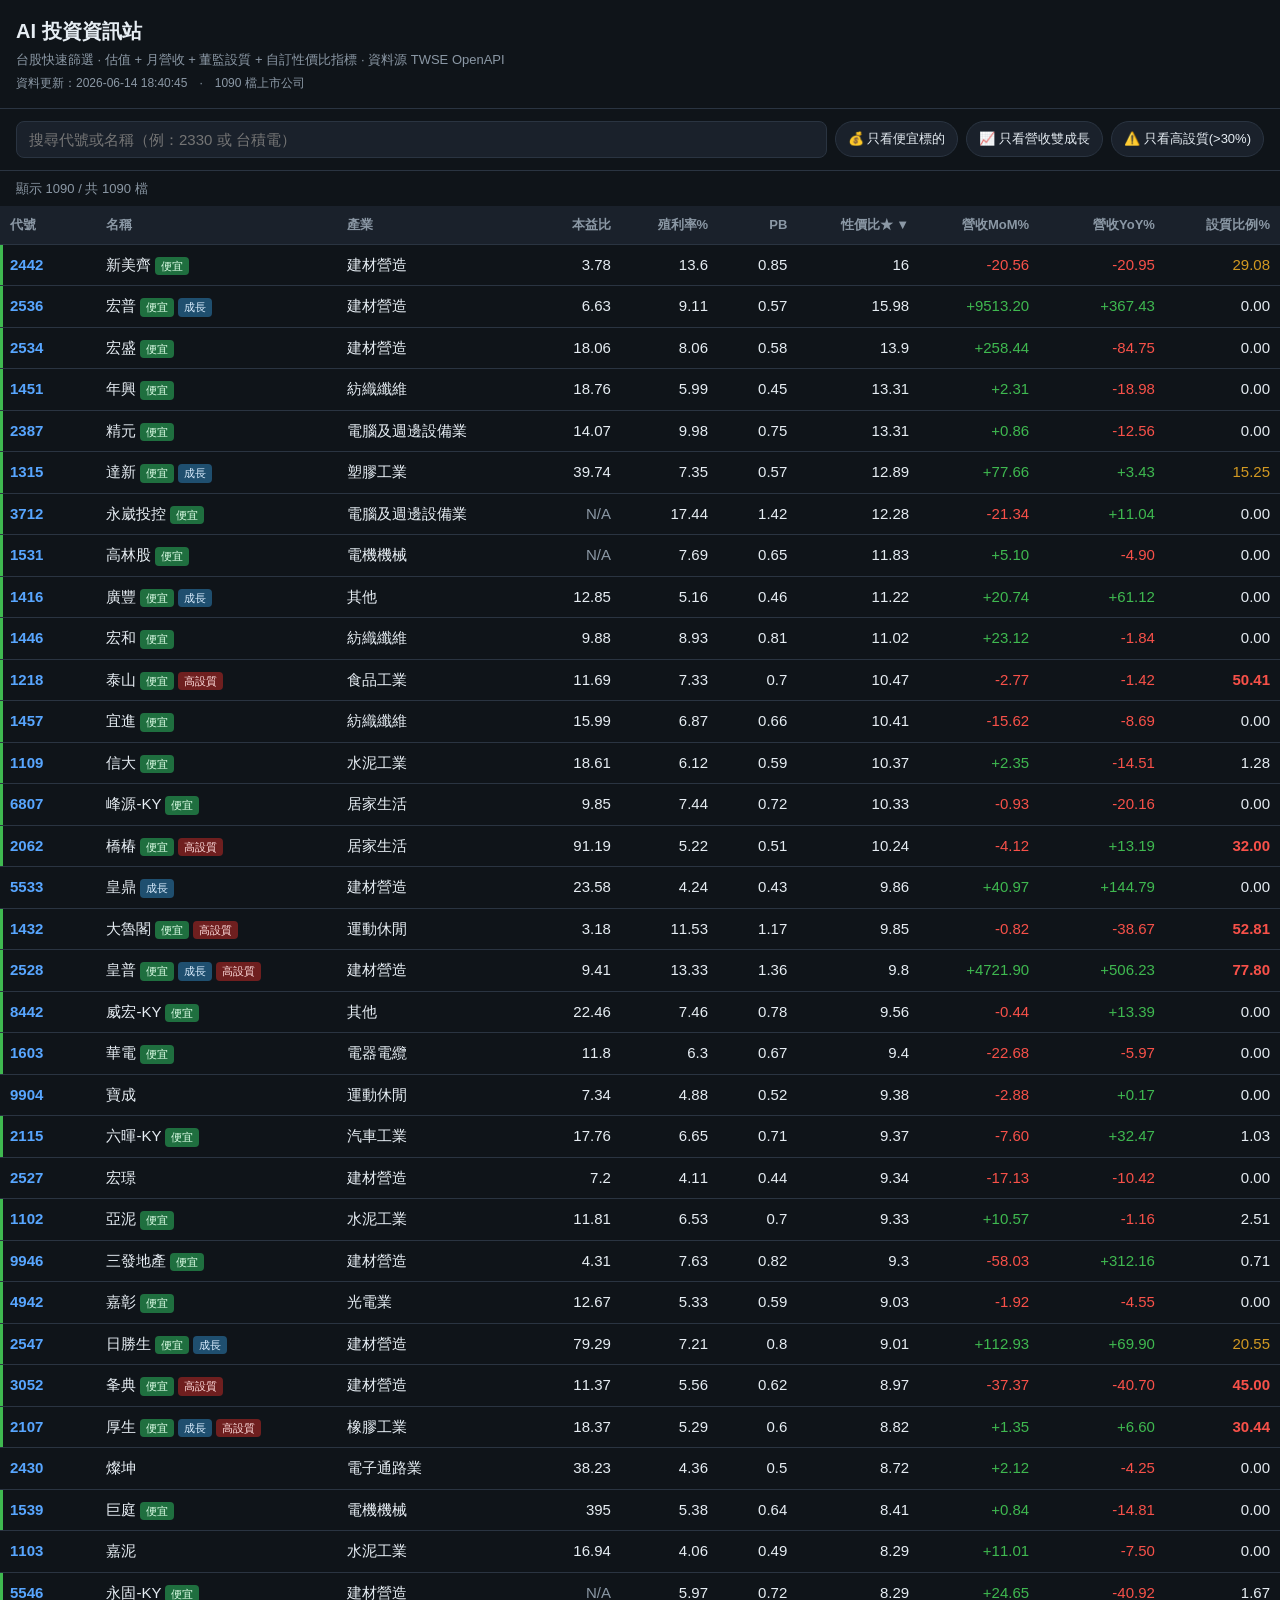
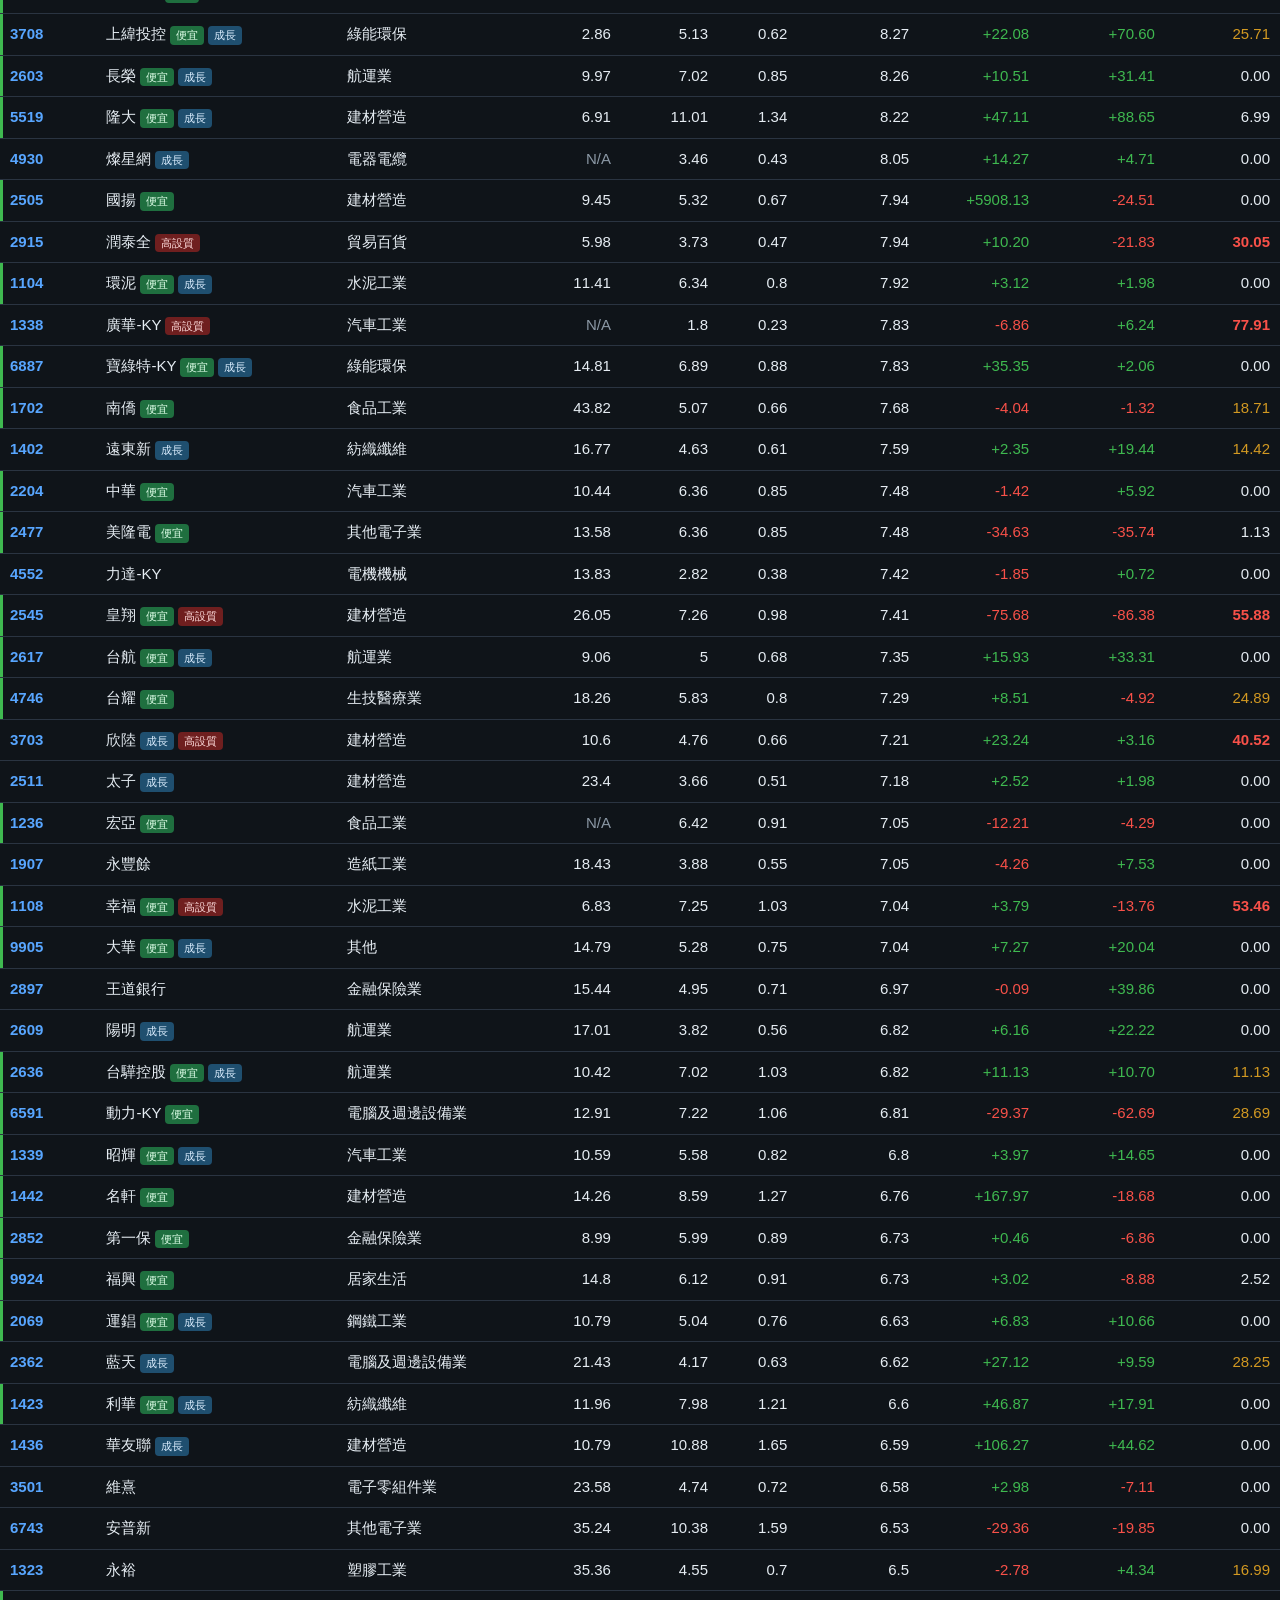
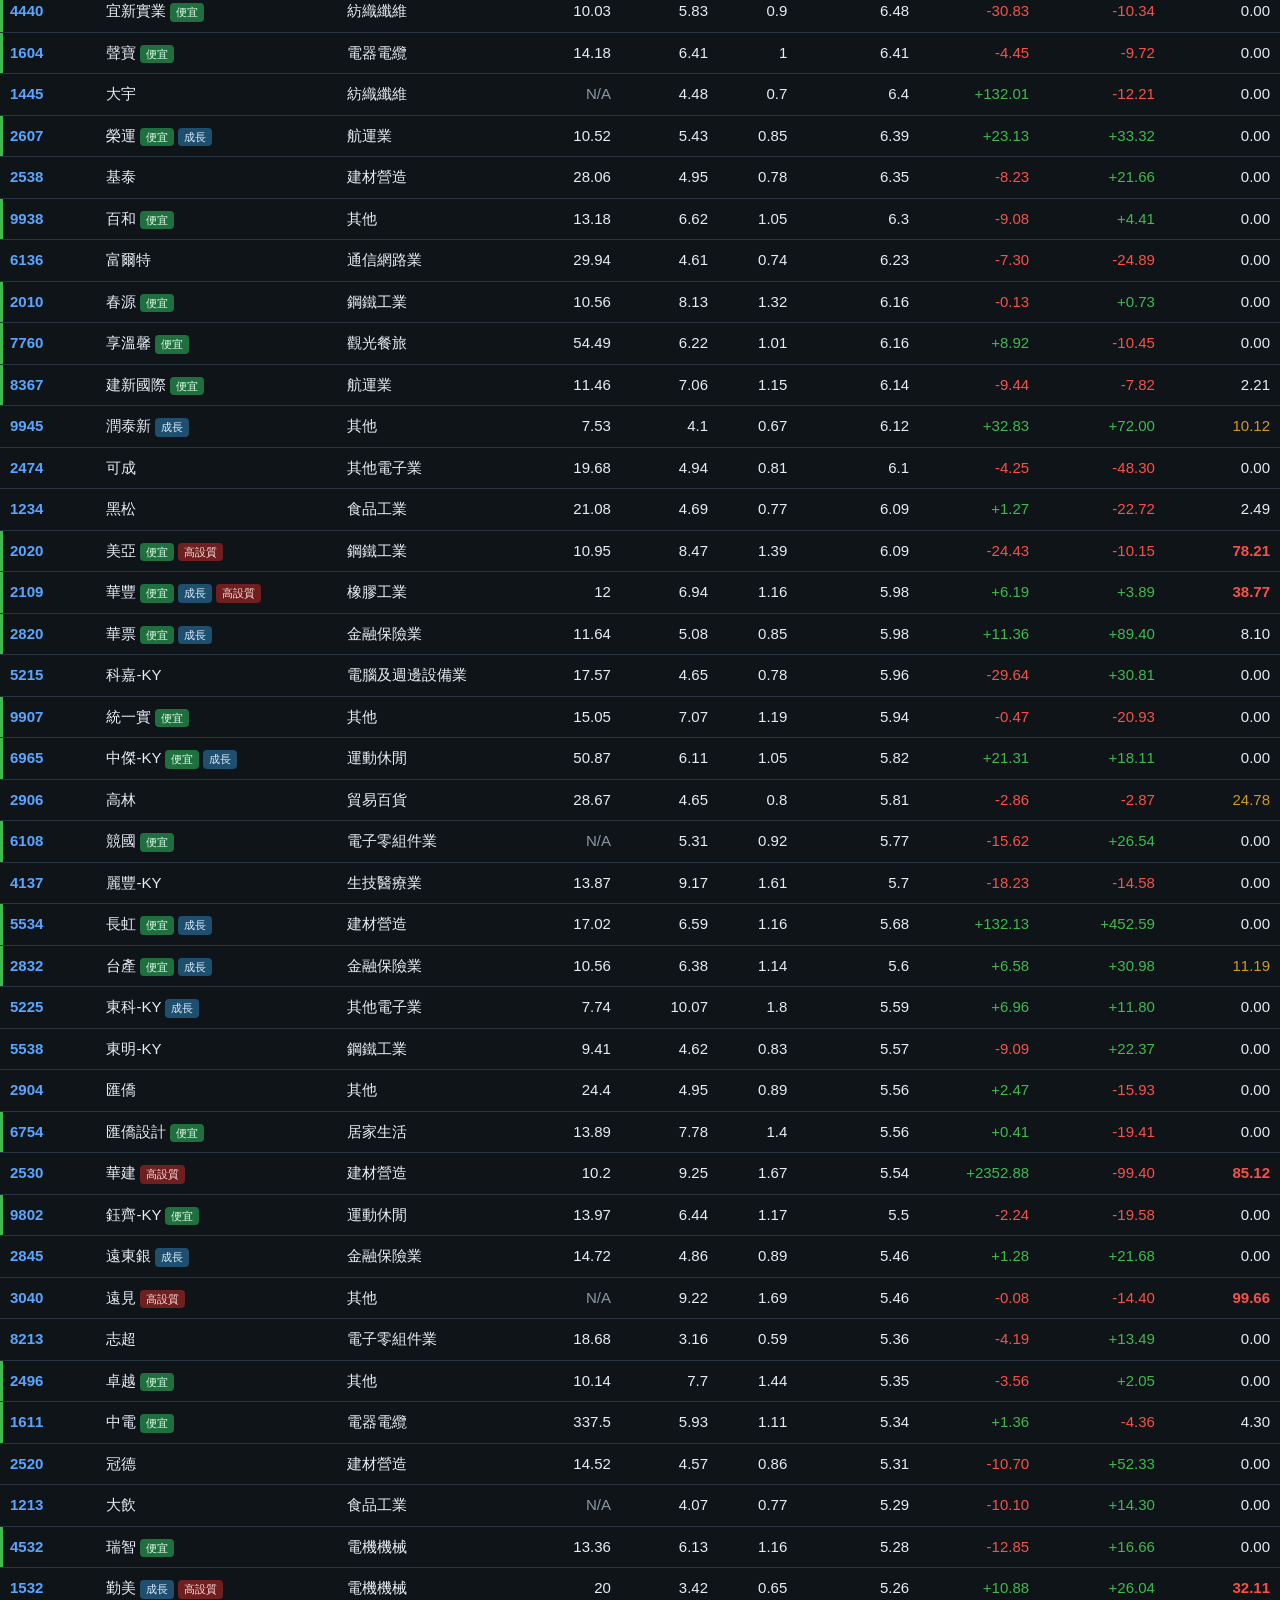
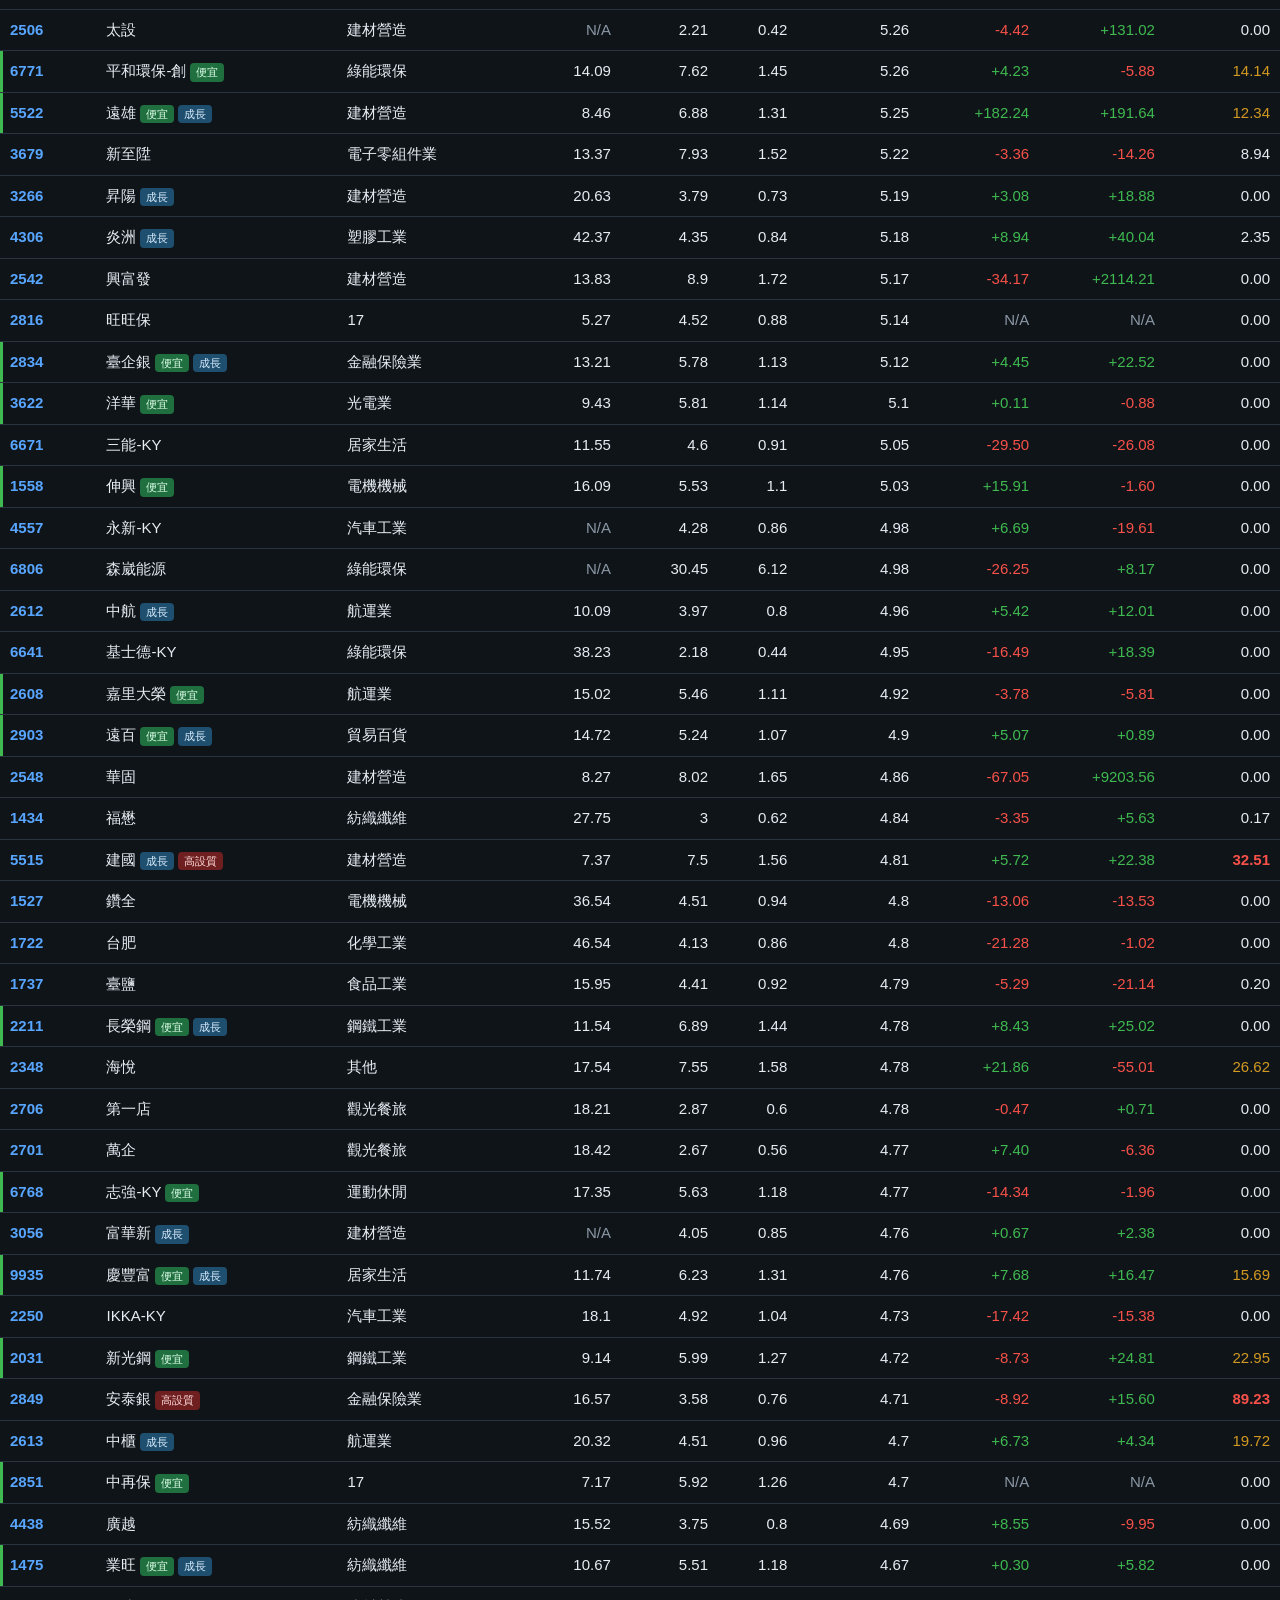
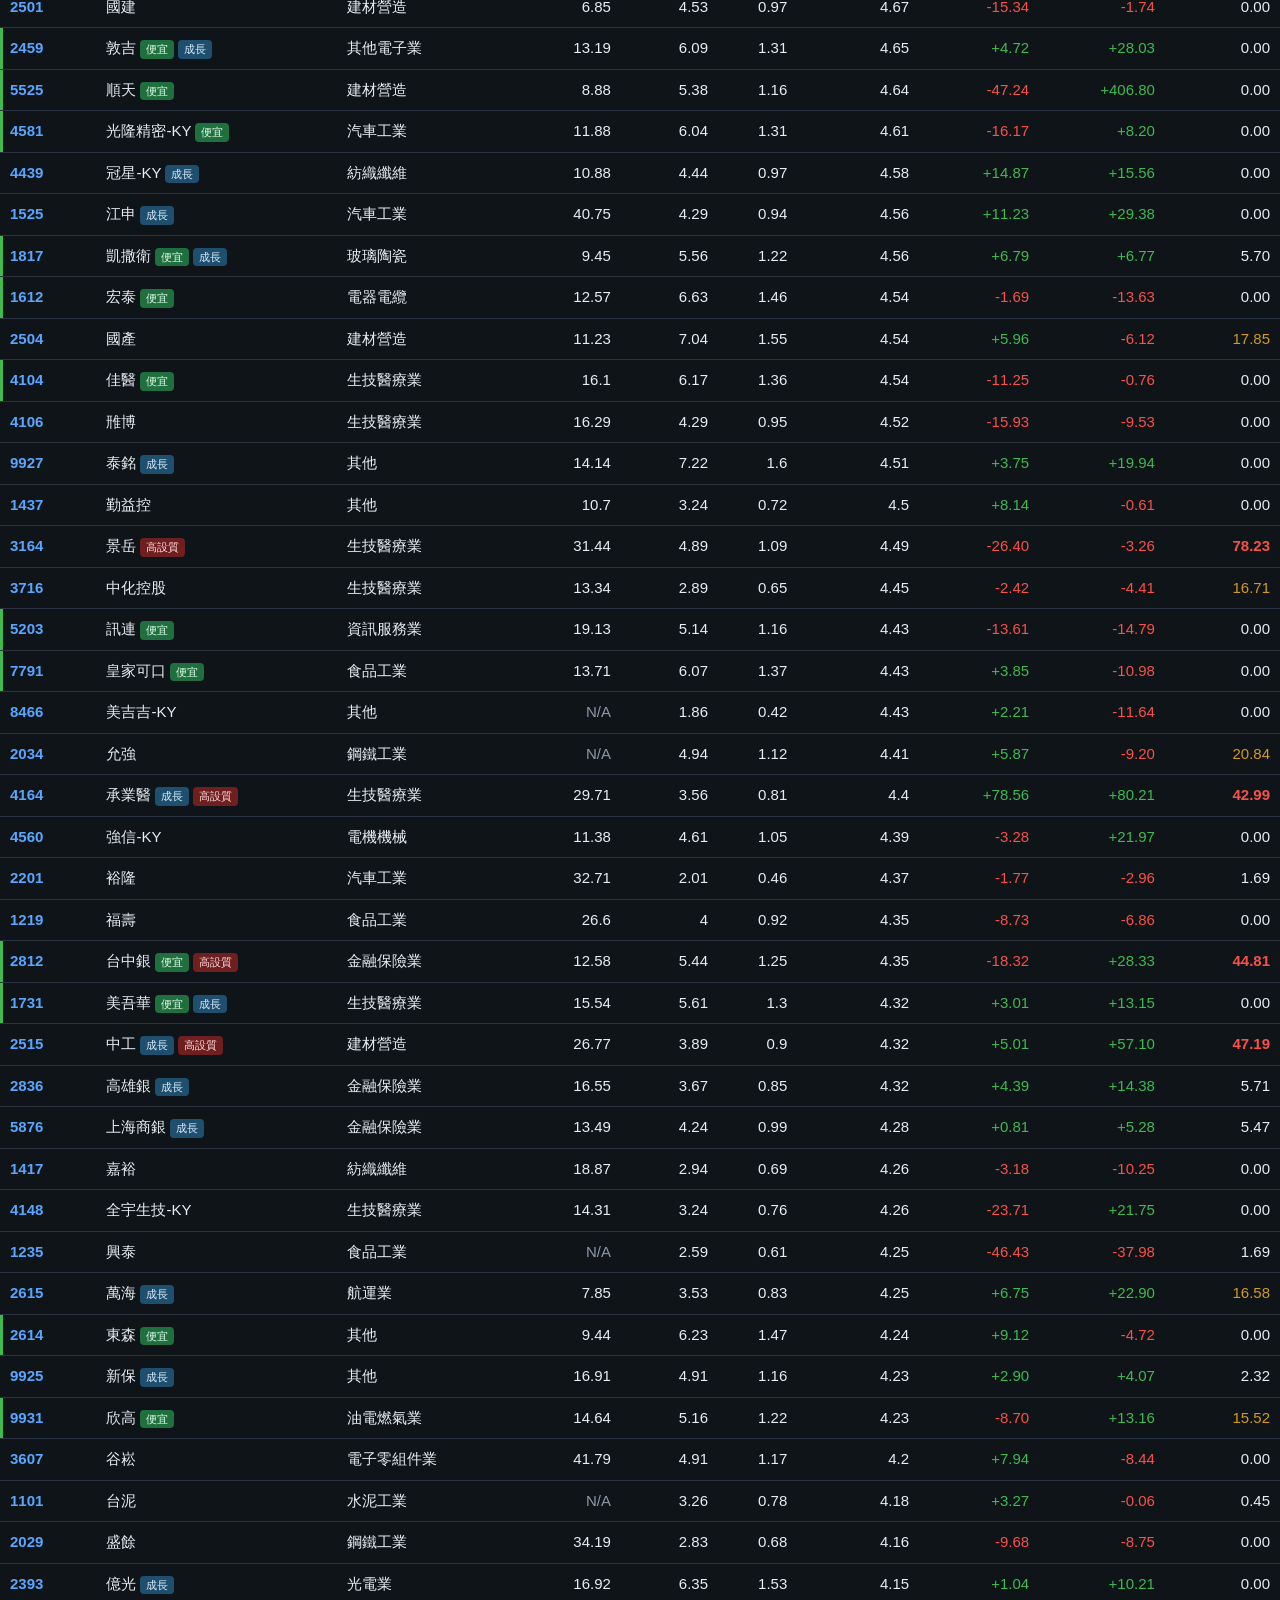
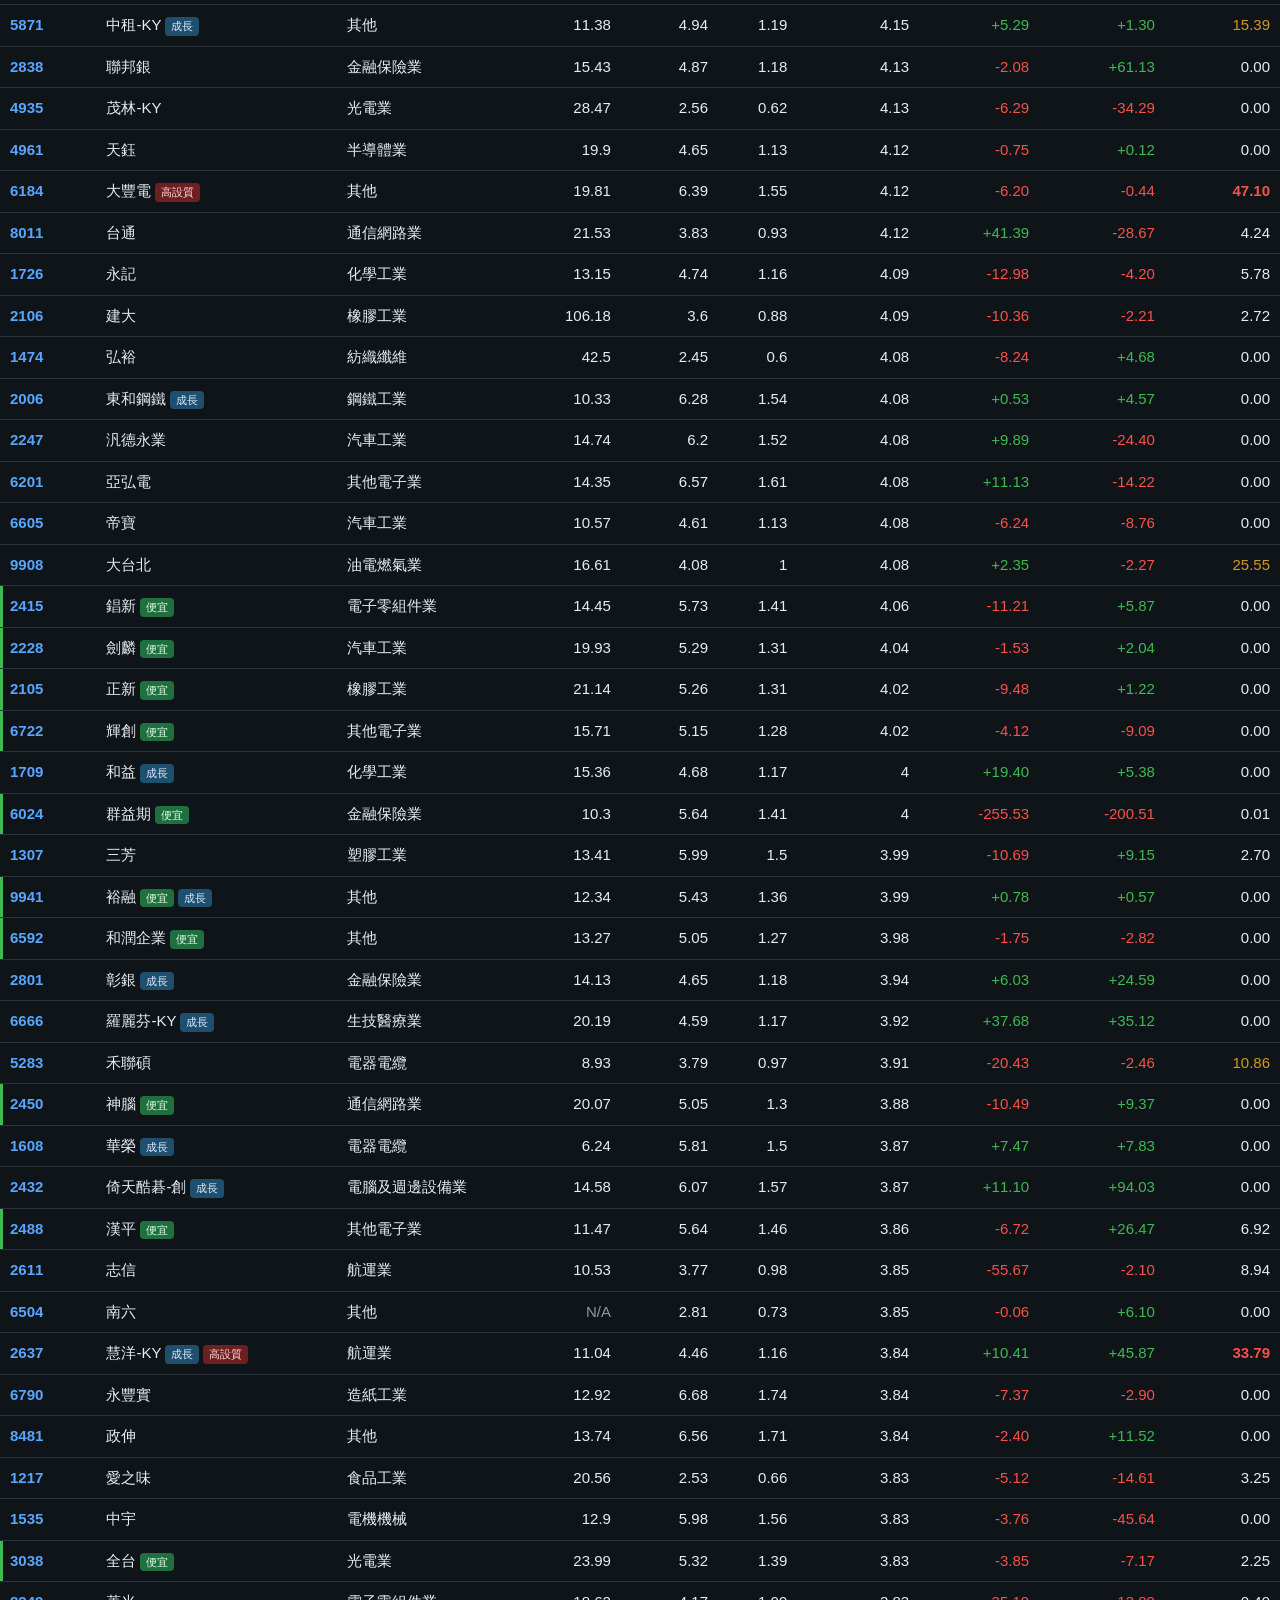
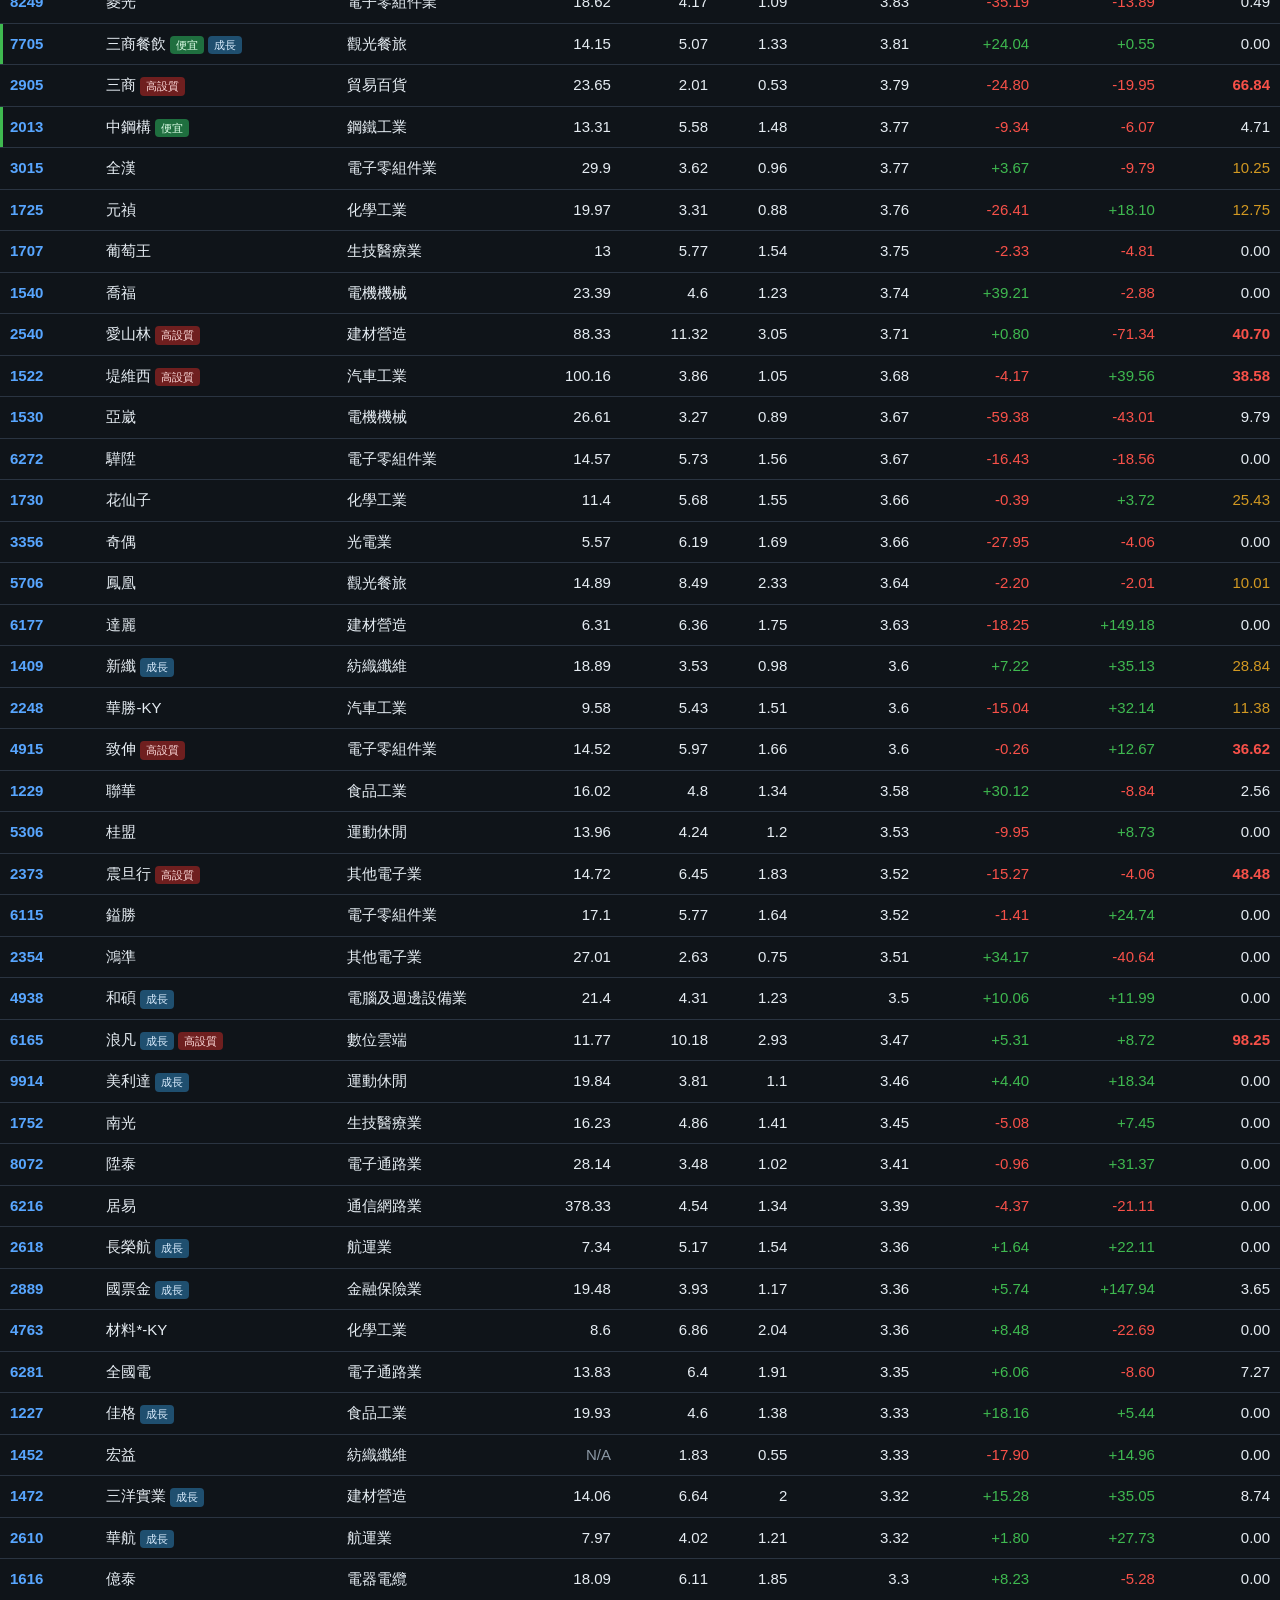
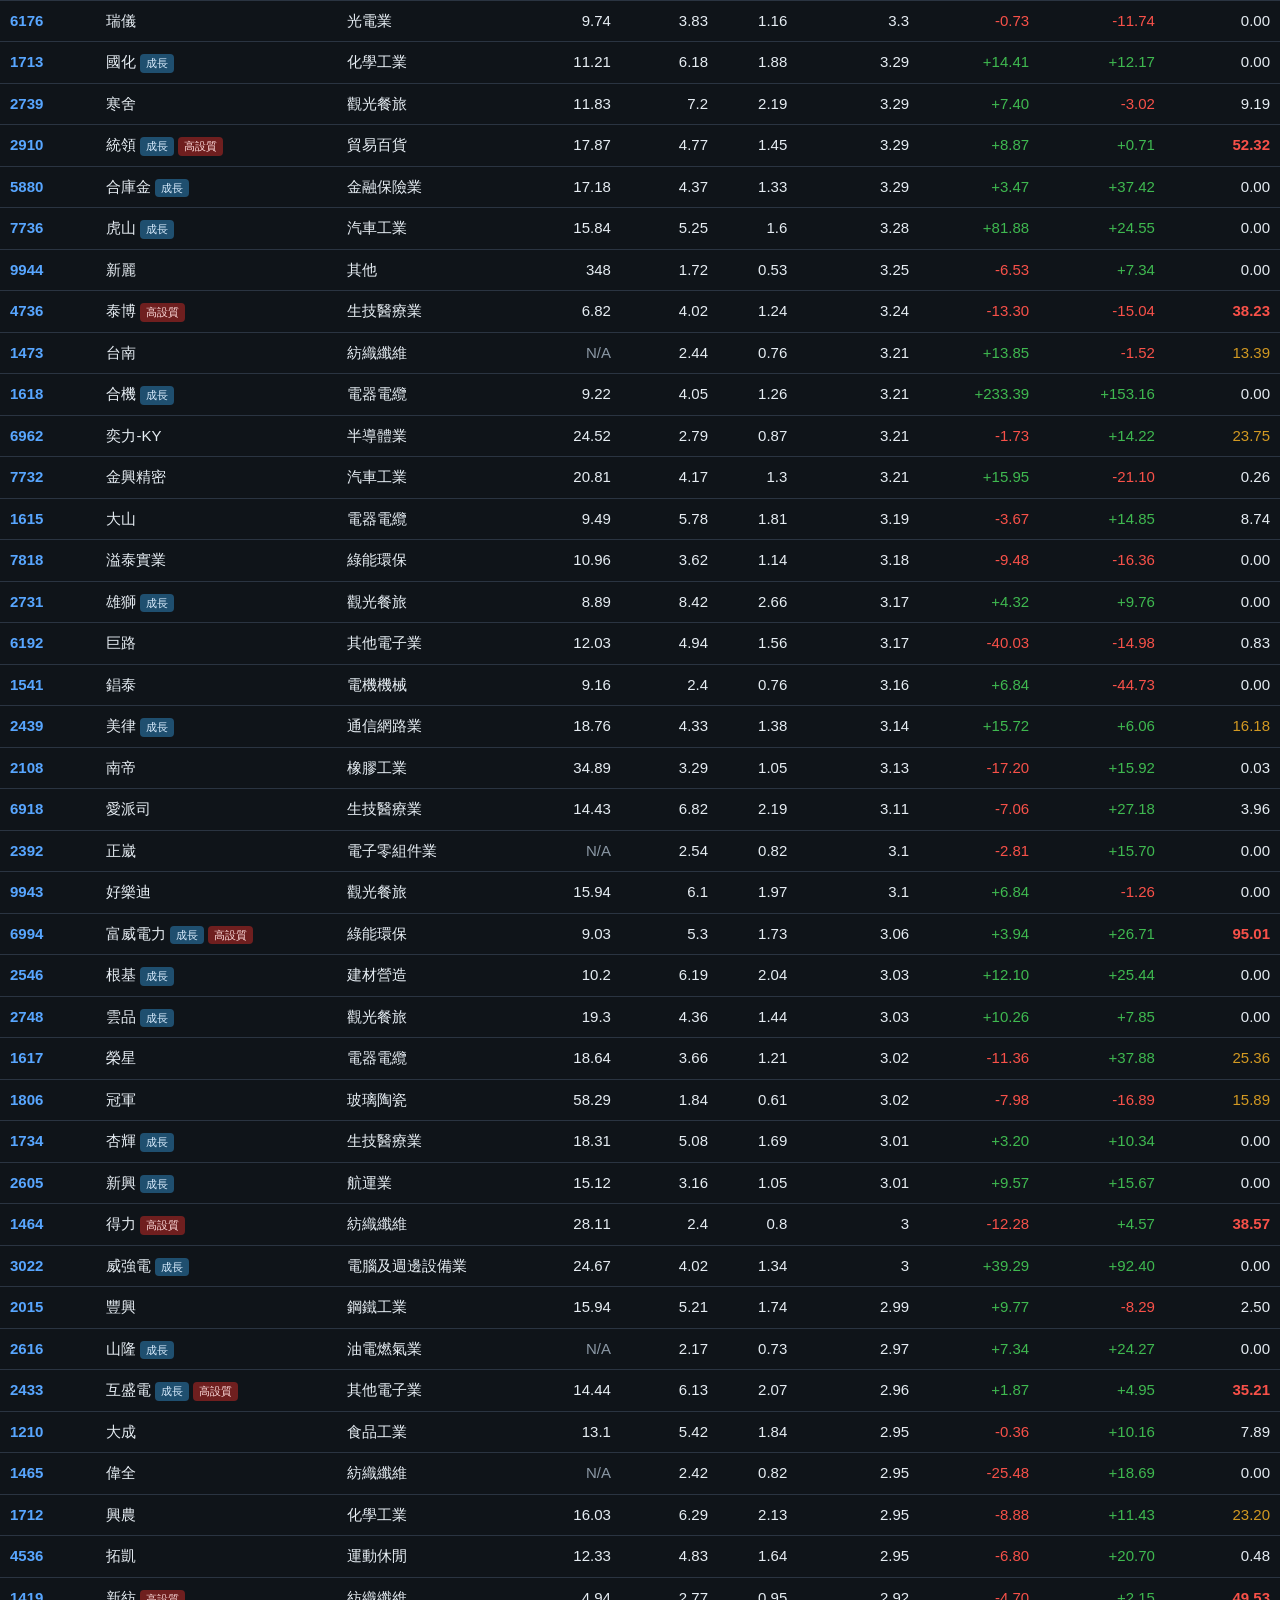
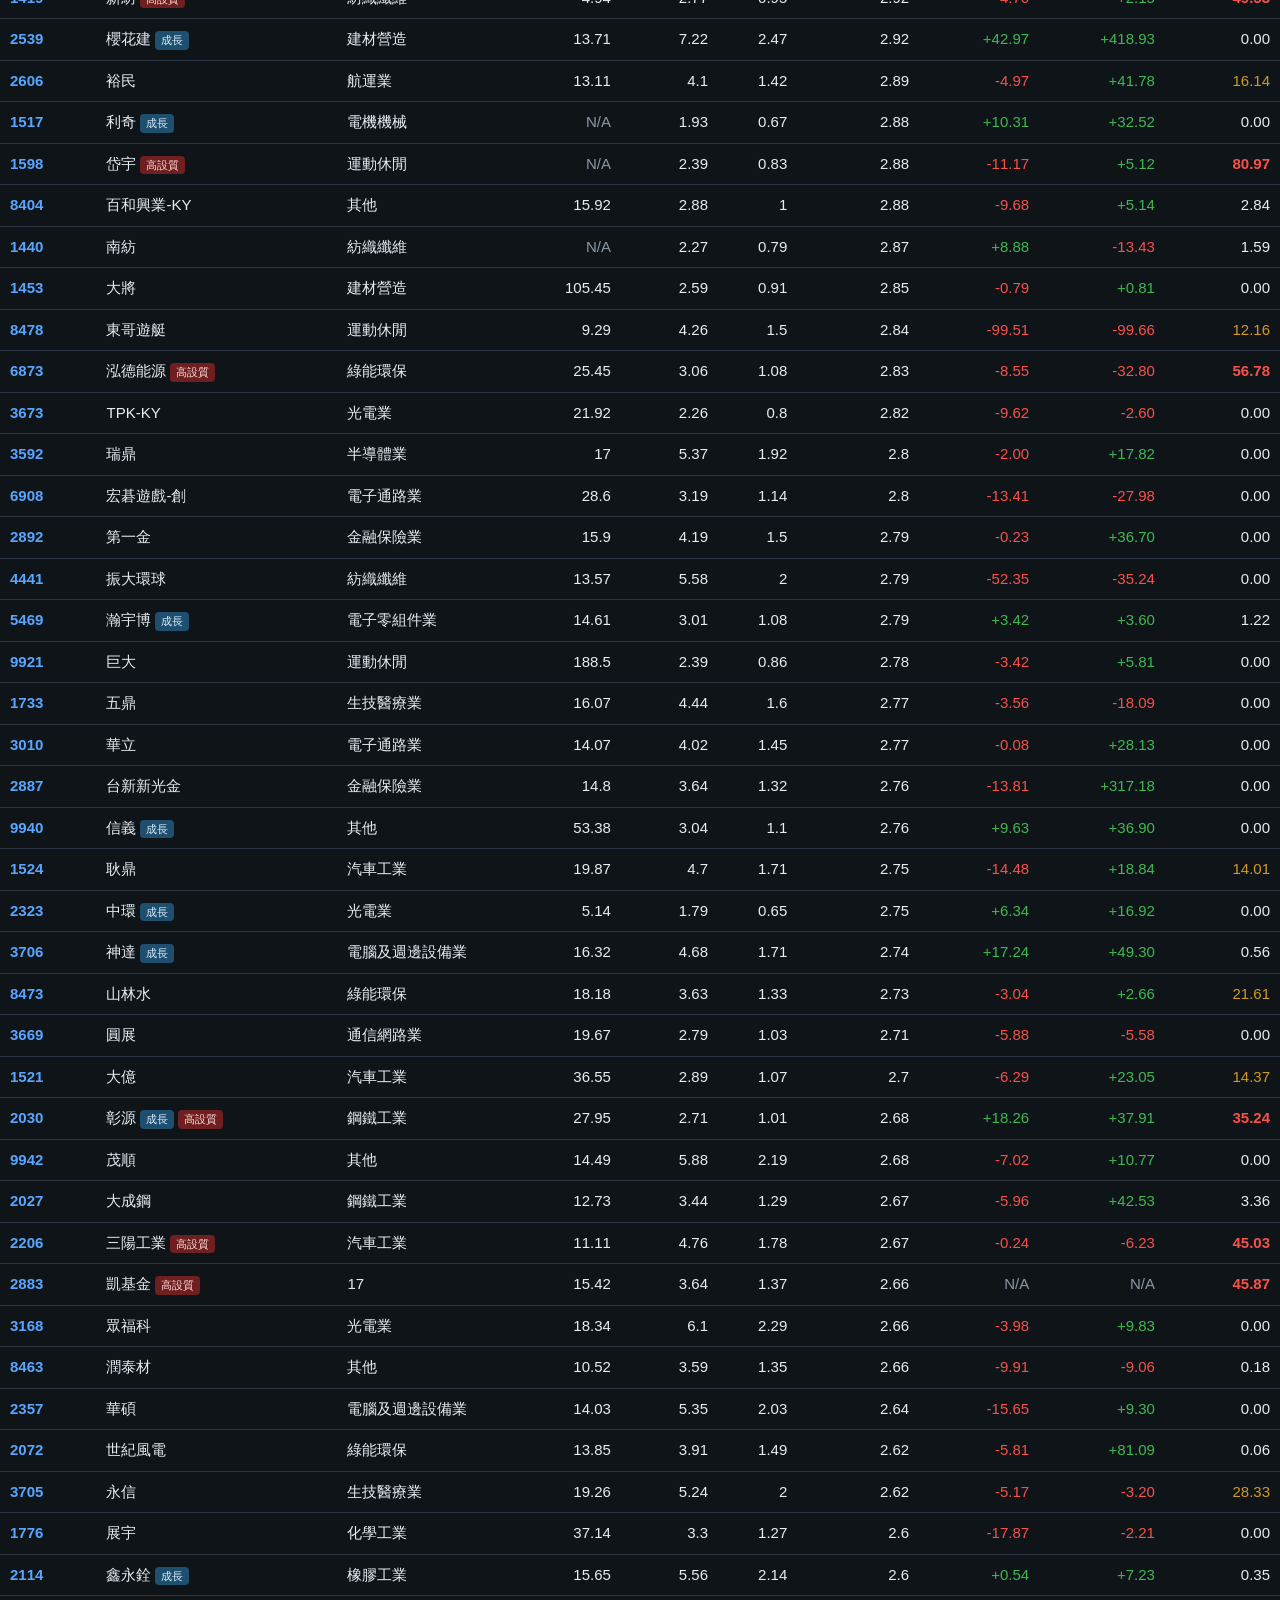
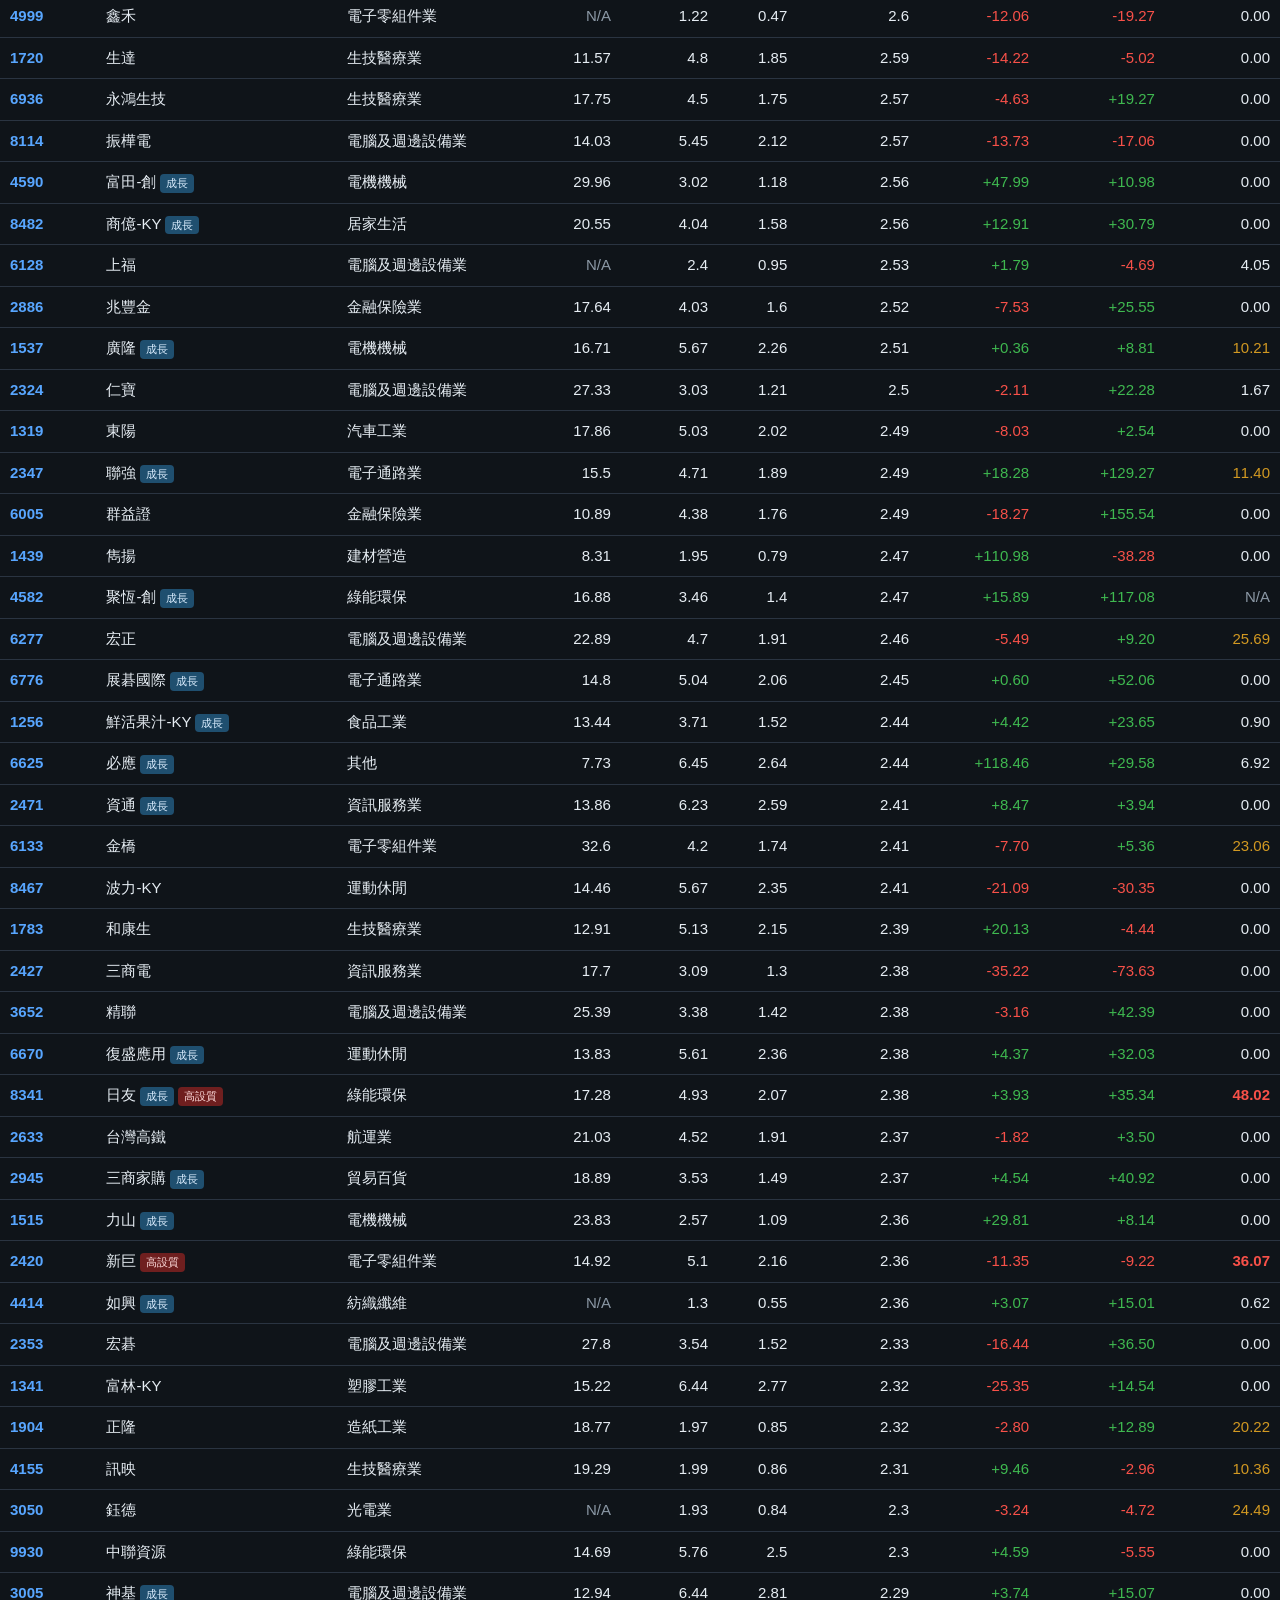
<file: yt_invest/tools/04-invest-station/index.html>
<!DOCTYPE html>
<html lang="zh-Hant">
<head>
<meta charset="UTF-8">
<meta name="viewport" content="width=device-width, initial-scale=1.0">
<title>AI 投資資訊站 — 台股快速篩選</title>
<style>
  :root{
    --bg:#0f1419; --card:#1a212b; --line:#2a3441; --txt:#e6edf3; --muted:#8b98a5;
    --green:#3fb950; --red:#f85149; --gold:#d29922; --blue:#58a6ff; --cheap:#1f6f3f; --grow:#1f4f6f;
  }
  *{box-sizing:border-box}
  body{margin:0;font-family:-apple-system,"PingFang TC","Microsoft JhengHei",sans-serif;
    background:var(--bg);color:var(--txt);font-size:15px;line-height:1.5}
  header{padding:16px;border-bottom:1px solid var(--line);position:sticky;top:0;background:var(--bg);z-index:10}
  h1{margin:0 0 4px;font-size:20px}
  .sub{color:var(--muted);font-size:13px}
  .updated{color:var(--muted);font-size:12px;margin-top:4px}
  .controls{padding:12px 16px;display:flex;flex-wrap:wrap;gap:8px;align-items:center;
    border-bottom:1px solid var(--line);position:sticky;top:73px;background:var(--bg);z-index:9}
  input[type=search]{flex:1;min-width:180px;padding:9px 12px;border-radius:8px;border:1px solid var(--line);
    background:var(--card);color:var(--txt);font-size:15px}
  .chip{padding:7px 12px;border-radius:20px;border:1px solid var(--line);background:var(--card);
    color:var(--txt);cursor:pointer;font-size:13px;user-select:none}
  .chip.on{background:var(--blue);color:#001;border-color:var(--blue);font-weight:600}
  .stats{padding:8px 16px;color:var(--muted);font-size:13px}
  .tbl-wrap{overflow-x:auto;-webkit-overflow-scrolling:touch}
  table{border-collapse:collapse;width:100%;min-width:760px}
  th,td{padding:9px 10px;text-align:right;white-space:nowrap;border-bottom:1px solid var(--line)}
  th{position:sticky;top:0;background:var(--card);cursor:pointer;user-select:none;font-size:13px;color:var(--muted)}
  th:hover{color:var(--txt)}
  th.asc::after{content:" ▲"} th.desc::after{content:" ▼"}
  td.l,th.l{text-align:left}
  tbody tr:hover{background:#202833}
  tr.cheap{box-shadow:inset 3px 0 0 var(--green)}
  tr.grow td.mom,tr.grow td.yoy{color:var(--green)}
  .pos{color:var(--green)} .neg{color:var(--red)}
  .code{color:var(--blue);font-weight:600}
  .tag{display:inline-block;padding:1px 6px;border-radius:4px;font-size:11px;margin-left:4px}
  .tag.c{background:var(--cheap);color:#dfffe9}
  .tag.g{background:var(--grow);color:#dbeeff}
  .tag.p{background:#6f1f1f;color:#ffdede}
  td.pledge.hi{color:var(--red);font-weight:700}
  td.pledge.mid{color:var(--gold)}
  .na{color:var(--muted)}
  .note{padding:14px 16px;color:var(--muted);font-size:12px;border-top:1px solid var(--line);line-height:1.7}
  .note b{color:var(--gold)}
  .err{padding:24px 16px;color:var(--red)}
  @media(max-width:600px){
    header{padding:12px} h1{font-size:17px}
    th,td{padding:7px 8px;font-size:13px}
    .controls{top:64px}
  }
</style>
</head>
<body>
<header>
  <h1>AI 投資資訊站</h1>
  <div class="sub">台股快速篩選 · 估值 + 月營收 + 董監設質 + 自訂性價比指標 · 資料源 TWSE OpenAPI</div>
  <div class="updated" id="updated"></div>
</header>

<div class="controls">
  <input type="search" id="q" placeholder="搜尋代號或名稱（例：2330 或 台積電）" autocomplete="off">
  <span class="chip" id="f-cheap">💰 只看便宜標的</span>
  <span class="chip" id="f-grow">📈 只看營收雙成長</span>
  <span class="chip" id="f-pledge">⚠️ 只看高設質(&gt;30%)</span>
</div>
<div class="stats" id="stats"></div>

<div class="tbl-wrap">
  <table id="tbl">
    <thead>
      <tr>
        <th class="l" data-k="code">代號</th>
        <th class="l" data-k="name">名稱</th>
        <th class="l" data-k="industry">產業</th>
        <th data-k="pe_ratio">本益比</th>
        <th data-k="dividend_yield">殖利率%</th>
        <th data-k="pb_ratio">PB</th>
        <th data-k="value_score" title="殖利率/PB，越高越划算">性價比★</th>
        <th data-k="rev_mom_pct">營收MoM%</th>
        <th data-k="rev_yoy_pct">營收YoY%</th>
        <th data-k="insider_pledge_ratio" title="董監/內部人設質股數 ÷ 持股，>30% 警示｜TWSE t187ap11_L">設質比例%</th>
      </tr>
    </thead>
    <tbody id="rows"></tbody>
  </table>
</div>

<div class="note" id="note">
  <b>籌碼資料狀態：</b>
  <span style="color:var(--green)">✅ 董監/內部人持股 + 設質比例 — 已接 TWSE t187ap11_L（真實資料）</span>；
  <b>CB 可轉換公司債轉換</b> — TWSE 無純公開端點（TWT53U 含 ETF 等一般證券），本站<b>不造假</b>，
  該欄一律標 N/A，待日後另接公開或付費資料源。<br>
  指標定義：性價比★ = 殖利率% ÷ PB（越高越划算）；便宜標的 = PB&lt;1.5 且 殖利率≥5%；
  營收雙成長 = MoM% 與 YoY% 皆 &gt;0；
  設質比例% = 全公司內部人設質股數 ÷ 目前持股加總，<b>&gt;30% 標紅警示</b>（籌碼/質押風險）。
  本站僅供研究參考，非投資建議。
</div>

<script>
let DATA = [], sortKey = "value_score", sortDir = -1;
const fCheap = {on:false}, fGrow = {on:false}, fPledge = {on:false};
const pledgeCell = (v) => {
  if(v===null||v===undefined) return ['<span class="na">N/A</span>',''];
  const cls = v>30?'hi':v>=10?'mid':'';
  return [`${Number(v).toFixed(2)}`, cls];
};

const num = (v, d=2) => v===null||v===undefined ? '<span class="na">N/A</span>'
  : Number(v).toLocaleString('en-US',{minimumFractionDigits:0,maximumFractionDigits:d});
const signed = (v) => {
  if(v===null||v===undefined) return '<span class="na">N/A</span>';
  const cls = v>0?'pos':v<0?'neg':'';
  return `<span class="${cls}">${v>0?'+':''}${Number(v).toFixed(2)}</span>`;
};

function render(){
  const q = document.getElementById('q').value.trim().toLowerCase();
  let list = DATA.filter(r=>{
    if(fCheap.on && !r.is_cheap) return false;
    if(fGrow.on && !r.is_growing) return false;
    if(fPledge.on && !r.is_high_pledge) return false;
    if(q){
      return (r.code||'').toLowerCase().includes(q) || (r.name||'').toLowerCase().includes(q);
    }
    return true;
  });
  list.sort((a,b)=>{
    let x=a[sortKey], y=b[sortKey];
    const xn=x===null||x===undefined, yn=y===null||y===undefined;
    if(xn&&yn) return 0; if(xn) return 1; if(yn) return -1; // N/A 永遠殿後
    if(typeof x==='string') return sortDir*x.localeCompare(y,'zh-Hant');
    return sortDir*(x-y);
  });

  const tb = document.getElementById('rows');
  tb.innerHTML = list.map(r=>{
    const cls = (r.is_cheap?'cheap ':'') + (r.is_growing?'grow':'');
    const tags = (r.is_cheap?'<span class="tag c">便宜</span>':'')
               + (r.is_growing?'<span class="tag g">成長</span>':'')
               + (r.is_high_pledge?'<span class="tag p">高設質</span>':'');
    const [pTxt, pCls] = pledgeCell(r.insider_pledge_ratio);
    return `<tr class="${cls}">
      <td class="l"><span class="code">${r.code}</span></td>
      <td class="l">${r.name||''}${tags}</td>
      <td class="l">${r.industry||'<span class=na>—</span>'}</td>
      <td>${num(r.pe_ratio)}</td>
      <td>${num(r.dividend_yield)}</td>
      <td>${num(r.pb_ratio)}</td>
      <td>${num(r.value_score)}</td>
      <td class="mom">${signed(r.rev_mom_pct)}</td>
      <td class="yoy">${signed(r.rev_yoy_pct)}</td>
      <td class="pledge ${pCls}">${pTxt}</td>
    </tr>`;
  }).join('');

  document.getElementById('stats').textContent =
    `顯示 ${list.length} / 共 ${DATA.length} 檔`;
  document.querySelectorAll('th').forEach(th=>{
    th.classList.remove('asc','desc');
    if(th.dataset.k===sortKey) th.classList.add(sortDir>0?'asc':'desc');
  });
}

function bind(){
  document.getElementById('q').addEventListener('input', render);
  document.querySelectorAll('th').forEach(th=>th.addEventListener('click',()=>{
    const k=th.dataset.k;
    if(sortKey===k) sortDir=-sortDir;
    else {sortKey=k; sortDir = (k==='code'||k==='name'||k==='industry')?1:-1;}
    render();
  }));
  const tc=document.getElementById('f-cheap'), tg=document.getElementById('f-grow'), tp=document.getElementById('f-pledge');
  tc.addEventListener('click',()=>{fCheap.on=!fCheap.on; tc.classList.toggle('on',fCheap.on); render();});
  tg.addEventListener('click',()=>{fGrow.on=!fGrow.on; tg.classList.toggle('on',fGrow.on); render();});
  tp.addEventListener('click',()=>{fPledge.on=!fPledge.on; tp.classList.toggle('on',fPledge.on); render();});
}

fetch('./data.json')
  .then(r=>{ if(!r.ok) throw new Error('HTTP '+r.status); return r.json(); })
  .then(d=>{
    DATA=d;
    const upd = d.length && d[0].updated_at ? d[0].updated_at : '';
    document.getElementById('updated').textContent =
      `資料更新：${upd}　·　${d.length} 檔上市公司`;
    bind(); render();
  })
  .catch(e=>{
    document.querySelector('.tbl-wrap').innerHTML =
      `<div class="err">無法載入 data.json：${e.message}<br>
       請先執行 <code>python3 ingest.py</code> 產生資料，
       並用 <code>python3 -m http.server</code> 開啟本頁（直接雙擊 file:// 可能被瀏覽器 CORS 擋）。</div>`;
  });
</script>
</body>
</html>
</file>
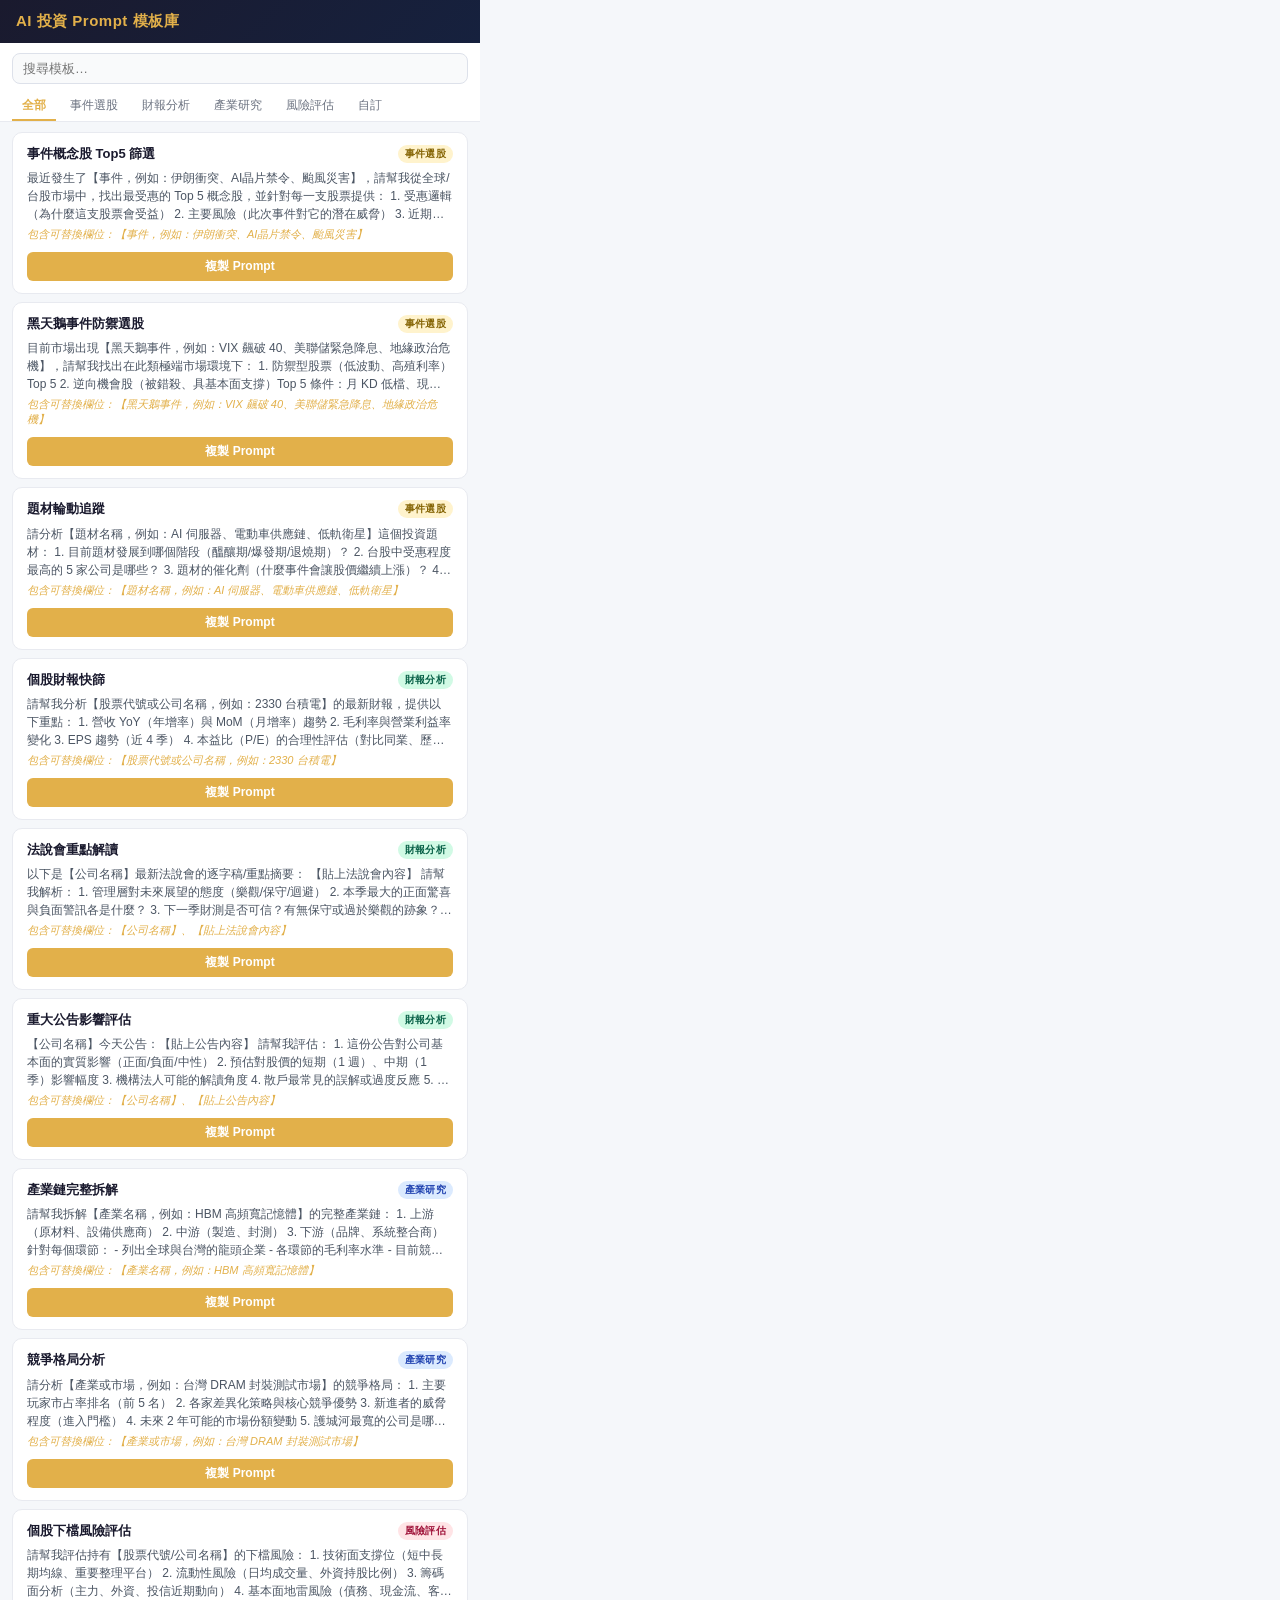
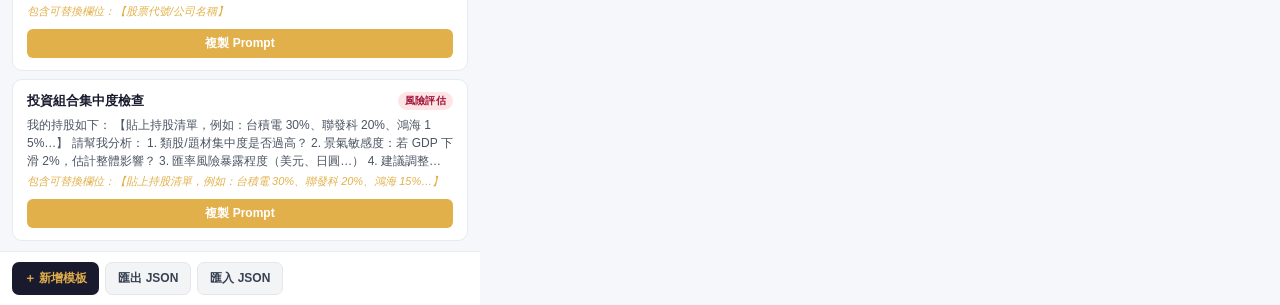
<file: yt_invest/tools/01-prompt-extension/popup.html>
<!DOCTYPE html>
<html lang="zh-TW">
<head>
  <meta charset="UTF-8" />
  <meta name="viewport" content="width=device-width, initial-scale=1.0" />
  <title>AI 投資 Prompt 模板庫</title>
  <link rel="stylesheet" href="popup.css" />
</head>
<body>
  <div id="app">
    <!-- 頂部標題列 -->
    <header>
      <h1>AI 投資 Prompt 模板庫</h1>
    </header>

    <!-- 搜尋與分類篩選 -->
    <div class="toolbar">
      <input
        type="text"
        id="searchInput"
        placeholder="搜尋模板…"
        autocomplete="off"
      />
      <div class="category-tabs" id="categoryTabs">
        <button class="tab active" data-cat="all">全部</button>
        <button class="tab" data-cat="事件選股">事件選股</button>
        <button class="tab" data-cat="財報分析">財報分析</button>
        <button class="tab" data-cat="產業研究">產業研究</button>
        <button class="tab" data-cat="風險評估">風險評估</button>
        <button class="tab" data-cat="自訂">自訂</button>
      </div>
    </div>

    <!-- 模板列表 -->
    <div id="templateList" class="template-list"></div>

    <!-- 底部工具列 -->
    <footer>
      <button id="btnAddTemplate" class="btn btn-primary">＋ 新增模板</button>
      <button id="btnExport" class="btn btn-secondary">匯出 JSON</button>
      <button id="btnImportTrigger" class="btn btn-secondary">匯入 JSON</button>
      <input type="file" id="importFileInput" accept=".json" style="display:none" />
    </footer>

    <!-- 新增模板 Modal -->
    <div id="modalOverlay" class="modal-overlay hidden">
      <div class="modal">
        <h2 id="modalTitle">新增模板</h2>
        <label>標題
          <input type="text" id="formTitle" placeholder="模板名稱" />
        </label>
        <label>分類
          <select id="formCategory">
            <option value="事件選股">事件選股</option>
            <option value="財報分析">財報分析</option>
            <option value="產業研究">產業研究</option>
            <option value="風險評估">風險評估</option>
            <option value="自訂">自訂</option>
          </select>
        </label>
        <label>內容（用【佔位符】標記可替換欄位）
          <textarea id="formContent" rows="6" placeholder="在此輸入 Prompt 內容，用【佔位符】標記可替換欄位…"></textarea>
        </label>
        <div class="modal-actions">
          <button id="btnSaveTemplate" class="btn btn-primary">儲存</button>
          <button id="btnCancelModal" class="btn btn-secondary">取消</button>
        </div>
      </div>
    </div>

    <!-- Toast 通知 -->
    <div id="toast" class="toast hidden"></div>
  </div>

  <script src="popup.js"></script>
</body>
</html>
</file>
<file: yt_invest/tools/01-prompt-extension/popup.css>
/* ===== Reset & Base ===== */
*, *::before, *::after {
  box-sizing: border-box;
  margin: 0;
  padding: 0;
}

body {
  font-family: -apple-system, BlinkMacSystemFont, "Segoe UI", "PingFang TC",
    "Microsoft JhengHei", sans-serif;
  font-size: 13px;
  background: #f5f7fa;
  color: #1a1a2e;
  width: 480px;
  min-height: 540px;
  max-height: 620px;
  overflow: hidden;
  display: flex;
  flex-direction: column;
}

#app {
  display: flex;
  flex-direction: column;
  height: 100%;
}

/* ===== Header ===== */
header {
  background: linear-gradient(135deg, #1a1a2e 0%, #16213e 100%);
  padding: 12px 16px;
  flex-shrink: 0;
}

header h1 {
  color: #e2b04a;
  font-size: 15px;
  font-weight: 700;
  letter-spacing: 0.5px;
}

/* ===== Toolbar ===== */
.toolbar {
  background: #fff;
  padding: 10px 12px 0;
  border-bottom: 1px solid #e8eaf0;
  flex-shrink: 0;
}

#searchInput {
  width: 100%;
  padding: 7px 10px;
  border: 1.5px solid #dde1ea;
  border-radius: 8px;
  font-size: 13px;
  outline: none;
  transition: border-color 0.2s;
  margin-bottom: 8px;
  background: #f9fafb;
}

#searchInput:focus {
  border-color: #e2b04a;
  background: #fff;
}

.category-tabs {
  display: flex;
  gap: 4px;
  overflow-x: auto;
  padding-bottom: 0;
  scrollbar-width: none;
}

.category-tabs::-webkit-scrollbar {
  display: none;
}

.tab {
  flex-shrink: 0;
  padding: 5px 10px;
  border: none;
  background: none;
  cursor: pointer;
  font-size: 12px;
  color: #6b7280;
  border-bottom: 2px solid transparent;
  transition: all 0.2s;
  white-space: nowrap;
}

.tab:hover {
  color: #e2b04a;
}

.tab.active {
  color: #e2b04a;
  border-bottom-color: #e2b04a;
  font-weight: 600;
}

/* ===== Template List ===== */
.template-list {
  flex: 1;
  overflow-y: auto;
  padding: 10px 12px;
  display: flex;
  flex-direction: column;
  gap: 8px;
  scrollbar-width: thin;
  scrollbar-color: #dde1ea transparent;
}

.template-list::-webkit-scrollbar {
  width: 4px;
}

.template-list::-webkit-scrollbar-thumb {
  background: #dde1ea;
  border-radius: 2px;
}

/* ===== Template Card ===== */
.card {
  background: #fff;
  border-radius: 10px;
  padding: 12px 14px;
  border: 1.5px solid #e8eaf0;
  transition: border-color 0.2s, box-shadow 0.2s;
}

.card:hover {
  border-color: #e2b04a;
  box-shadow: 0 2px 8px rgba(226, 176, 74, 0.12);
}

.card-header {
  display: flex;
  align-items: flex-start;
  justify-content: space-between;
  gap: 8px;
  margin-bottom: 6px;
}

.card-title {
  font-size: 13px;
  font-weight: 600;
  color: #1a1a2e;
  flex: 1;
  line-height: 1.4;
}

.card-badge {
  flex-shrink: 0;
  font-size: 10px;
  padding: 2px 7px;
  border-radius: 20px;
  font-weight: 600;
  letter-spacing: 0.3px;
}

.badge-事件選股  { background: #fff3cd; color: #856404; }
.badge-財報分析  { background: #d1fae5; color: #065f46; }
.badge-產業研究  { background: #dbeafe; color: #1e40af; }
.badge-風險評估  { background: #ffe4e6; color: #9f1239; }
.badge-自訂      { background: #f3e8ff; color: #6b21a8; }

.card-content {
  font-size: 12px;
  color: #4b5563;
  line-height: 1.5;
  max-height: 56px;
  overflow: hidden;
  display: -webkit-box;
  -webkit-line-clamp: 3;
  -webkit-box-orient: vertical;
  word-break: break-all;
}

.placeholder-hint {
  font-size: 11px;
  color: #e2b04a;
  margin-top: 4px;
  font-style: italic;
}

.card-actions {
  display: flex;
  gap: 6px;
  margin-top: 10px;
}

.btn-copy {
  flex: 1;
  padding: 6px 0;
  background: #e2b04a;
  color: #fff;
  border: none;
  border-radius: 6px;
  font-size: 12px;
  font-weight: 600;
  cursor: pointer;
  transition: background 0.2s;
}

.btn-copy:hover {
  background: #c99a3b;
}

.btn-delete {
  padding: 6px 10px;
  background: #fff;
  color: #9f1239;
  border: 1.5px solid #fda4af;
  border-radius: 6px;
  font-size: 12px;
  cursor: pointer;
  transition: all 0.2s;
}

.btn-delete:hover {
  background: #ffe4e6;
}

/* Empty state */
.empty-state {
  text-align: center;
  color: #9ca3af;
  padding: 40px 0;
  font-size: 13px;
}

.empty-state svg {
  display: block;
  margin: 0 auto 10px;
  opacity: 0.35;
}

/* ===== Footer ===== */
footer {
  background: #fff;
  border-top: 1px solid #e8eaf0;
  padding: 10px 12px;
  display: flex;
  gap: 6px;
  flex-shrink: 0;
}

.btn {
  padding: 7px 12px;
  border-radius: 7px;
  font-size: 12px;
  font-weight: 600;
  cursor: pointer;
  border: none;
  transition: all 0.2s;
}

.btn-primary {
  background: #1a1a2e;
  color: #e2b04a;
}

.btn-primary:hover {
  background: #16213e;
}

.btn-secondary {
  background: #f3f4f6;
  color: #374151;
  border: 1.5px solid #e5e7eb;
}

.btn-secondary:hover {
  background: #e5e7eb;
}

/* ===== Modal ===== */
.modal-overlay {
  position: fixed;
  inset: 0;
  background: rgba(0,0,0,0.45);
  display: flex;
  align-items: center;
  justify-content: center;
  z-index: 100;
}

.modal-overlay.hidden {
  display: none;
}

.modal {
  background: #fff;
  border-radius: 12px;
  padding: 20px 18px;
  width: 420px;
  max-width: 95%;
  display: flex;
  flex-direction: column;
  gap: 12px;
  box-shadow: 0 8px 32px rgba(0,0,0,0.18);
}

.modal h2 {
  font-size: 15px;
  color: #1a1a2e;
  font-weight: 700;
}

.modal label {
  display: flex;
  flex-direction: column;
  gap: 4px;
  font-size: 12px;
  color: #6b7280;
  font-weight: 600;
}

.modal input[type="text"],
.modal select,
.modal textarea {
  margin-top: 2px;
  padding: 7px 10px;
  border: 1.5px solid #e5e7eb;
  border-radius: 7px;
  font-size: 13px;
  color: #1a1a2e;
  outline: none;
  font-family: inherit;
  transition: border-color 0.2s;
  resize: vertical;
}

.modal input[type="text"]:focus,
.modal select:focus,
.modal textarea:focus {
  border-color: #e2b04a;
}

.modal-actions {
  display: flex;
  gap: 8px;
  justify-content: flex-end;
}

/* ===== Toast ===== */
.toast {
  position: fixed;
  bottom: 56px;
  left: 50%;
  transform: translateX(-50%);
  background: #1a1a2e;
  color: #e2b04a;
  padding: 8px 18px;
  border-radius: 20px;
  font-size: 12px;
  font-weight: 600;
  white-space: nowrap;
  z-index: 200;
  opacity: 1;
  transition: opacity 0.3s;
  box-shadow: 0 4px 12px rgba(0,0,0,0.2);
}

.toast.hidden {
  opacity: 0;
  pointer-events: none;
}
</file>
